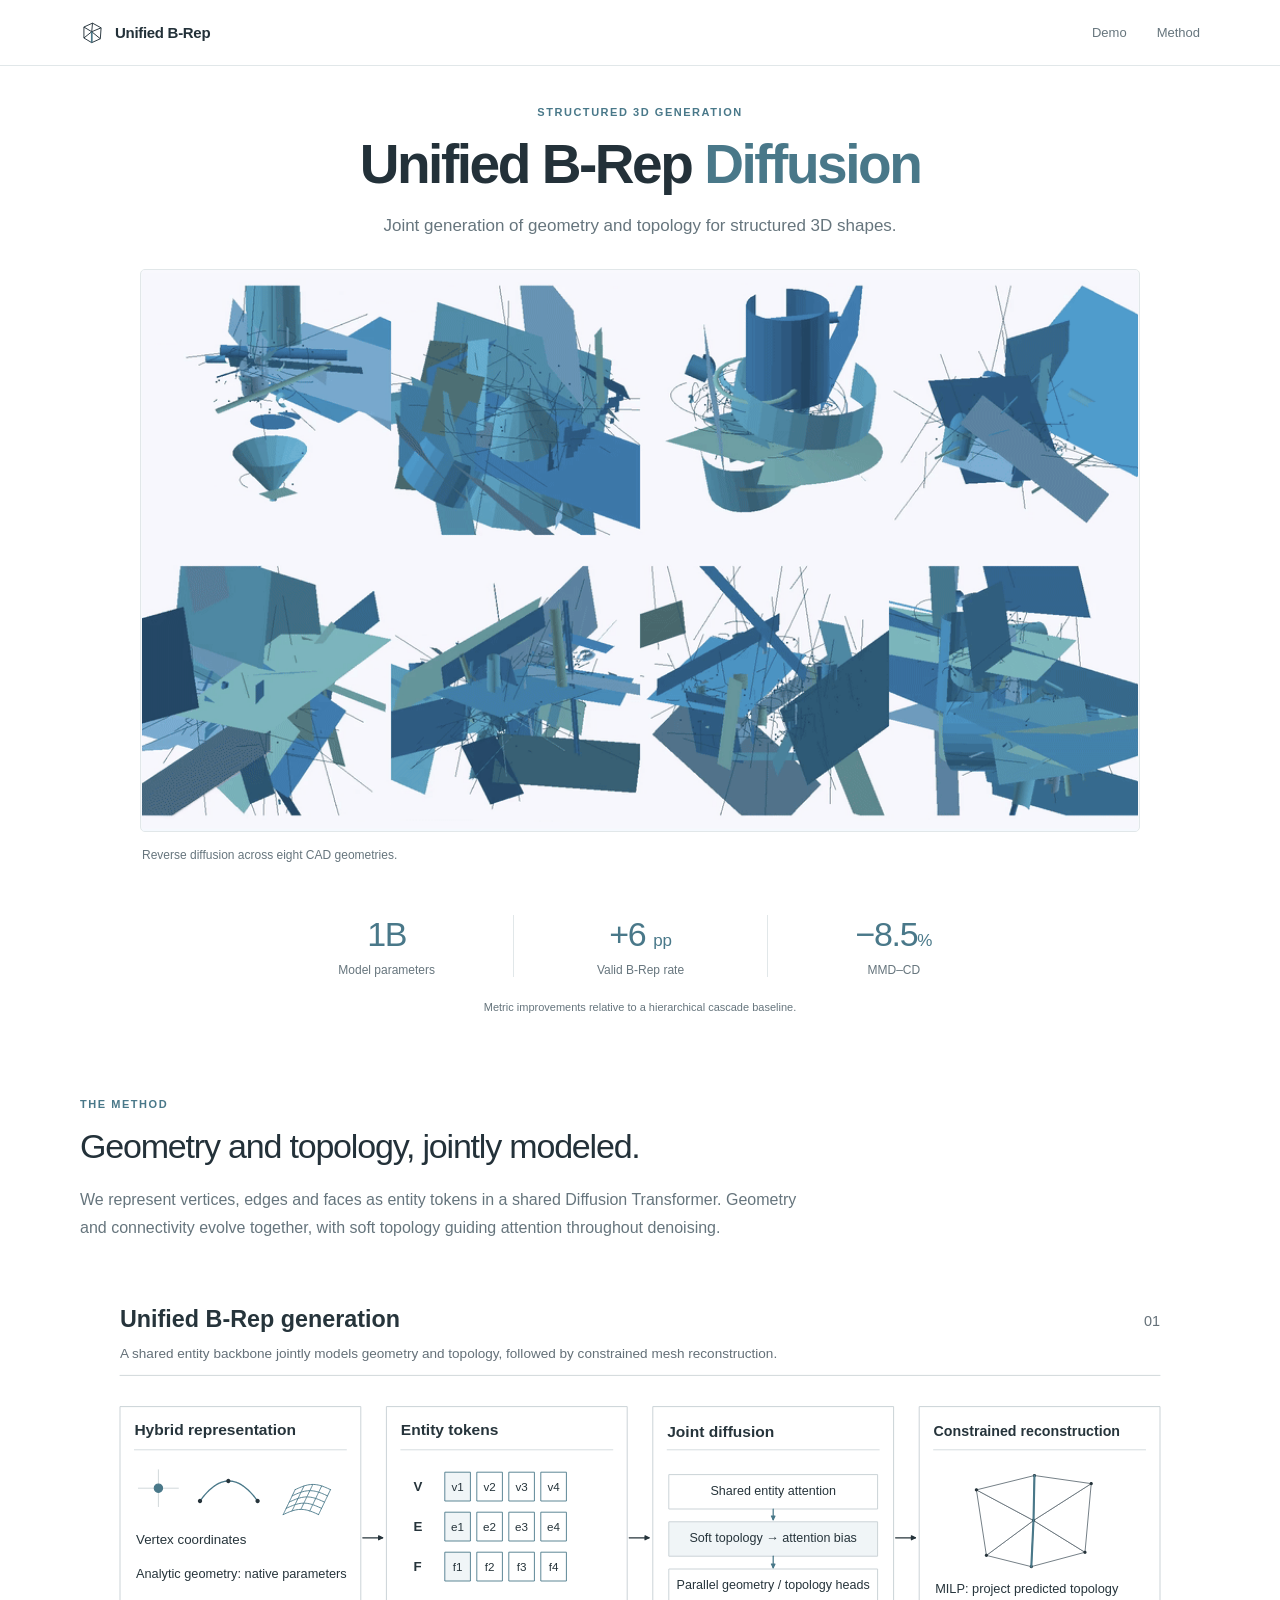
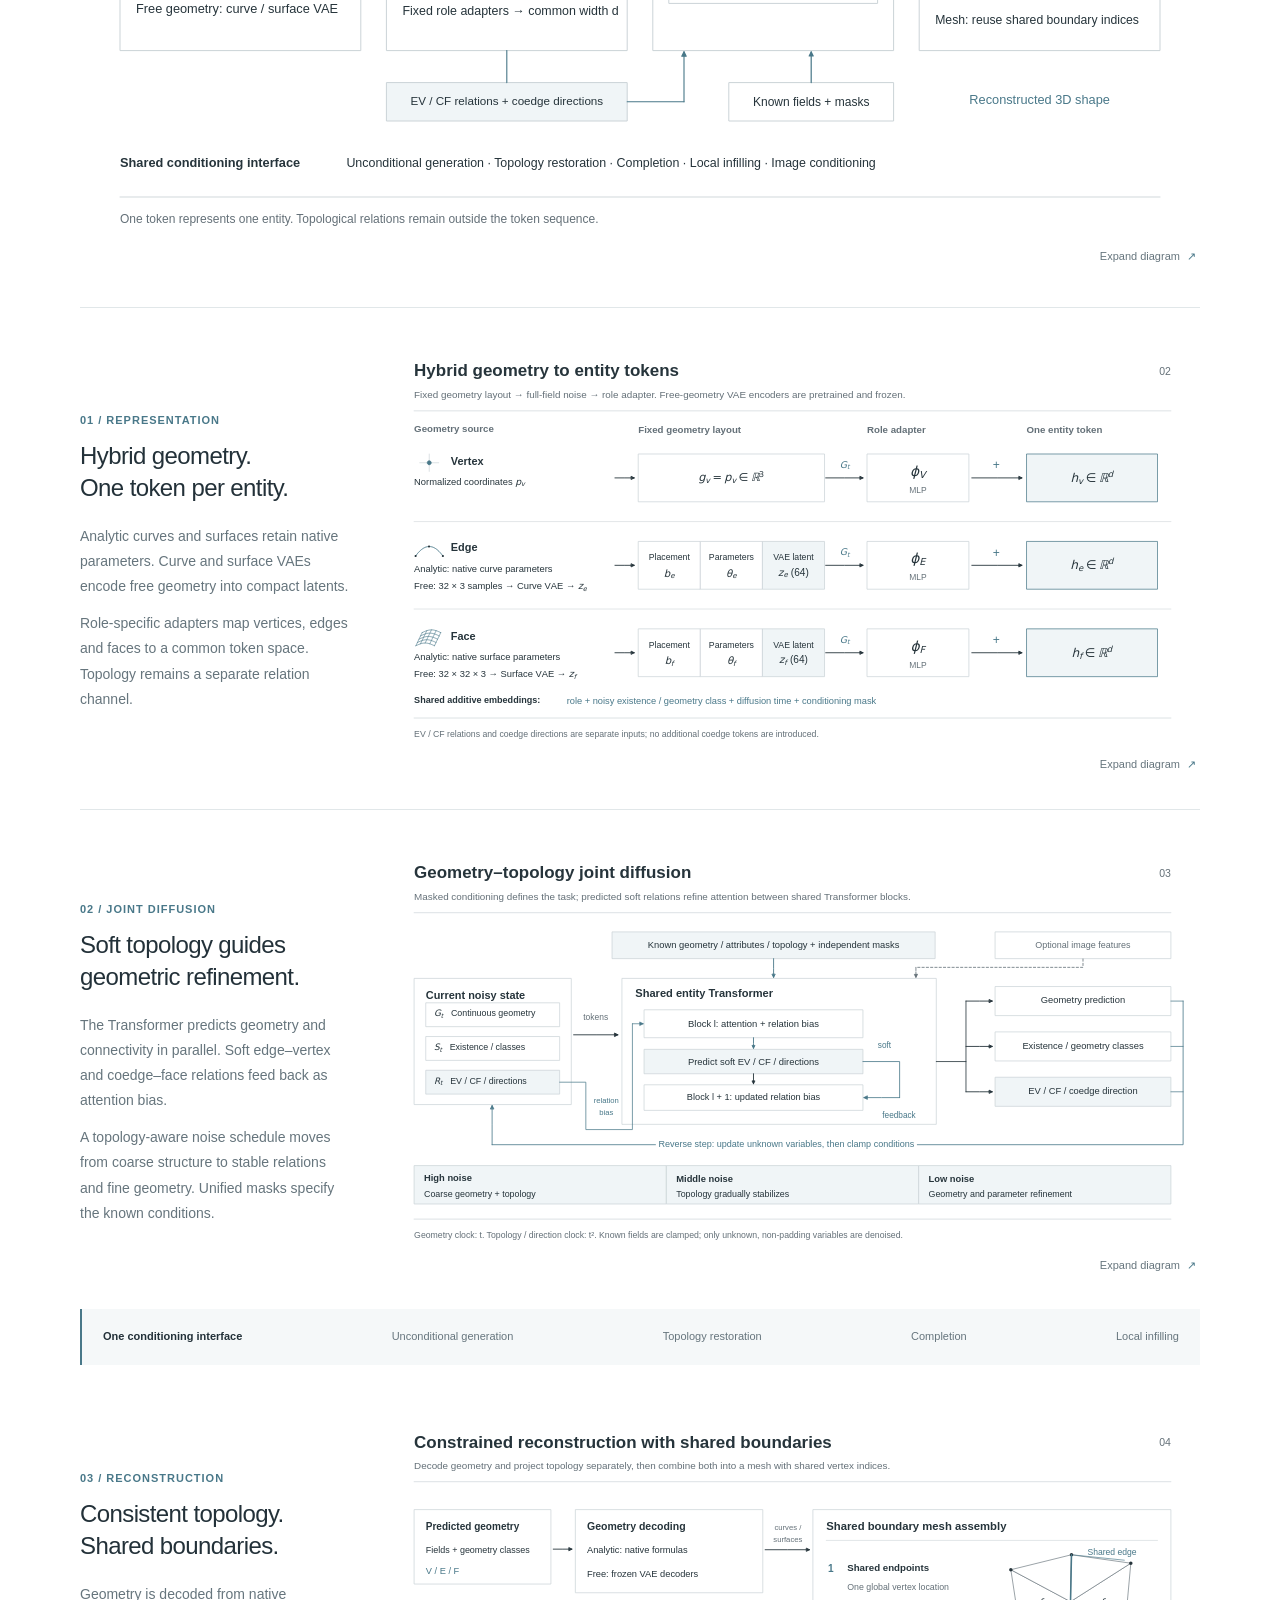
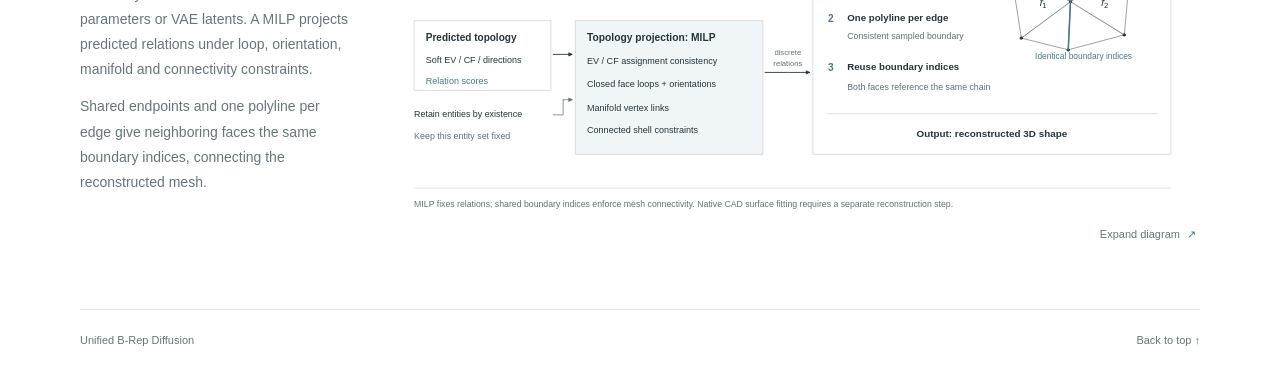
<file: index.html>
<!doctype html>
<html lang="en">
  <head>
    <meta charset="utf-8">
    <meta name="viewport" content="width=device-width, initial-scale=1">
    <meta http-equiv="refresh" content="0; url=docs/">
    <title>Unified B-Rep Diffusion</title>
    <script>
      const destination = new URL("docs/", window.location.href);
      destination.search = window.location.search;
      destination.hash = window.location.hash;
      window.location.replace(destination.href);
    </script>
  </head>
  <body>
    <p><a href="docs/">Open Unified B-Rep Diffusion</a></p>
  </body>
</html>
</file>
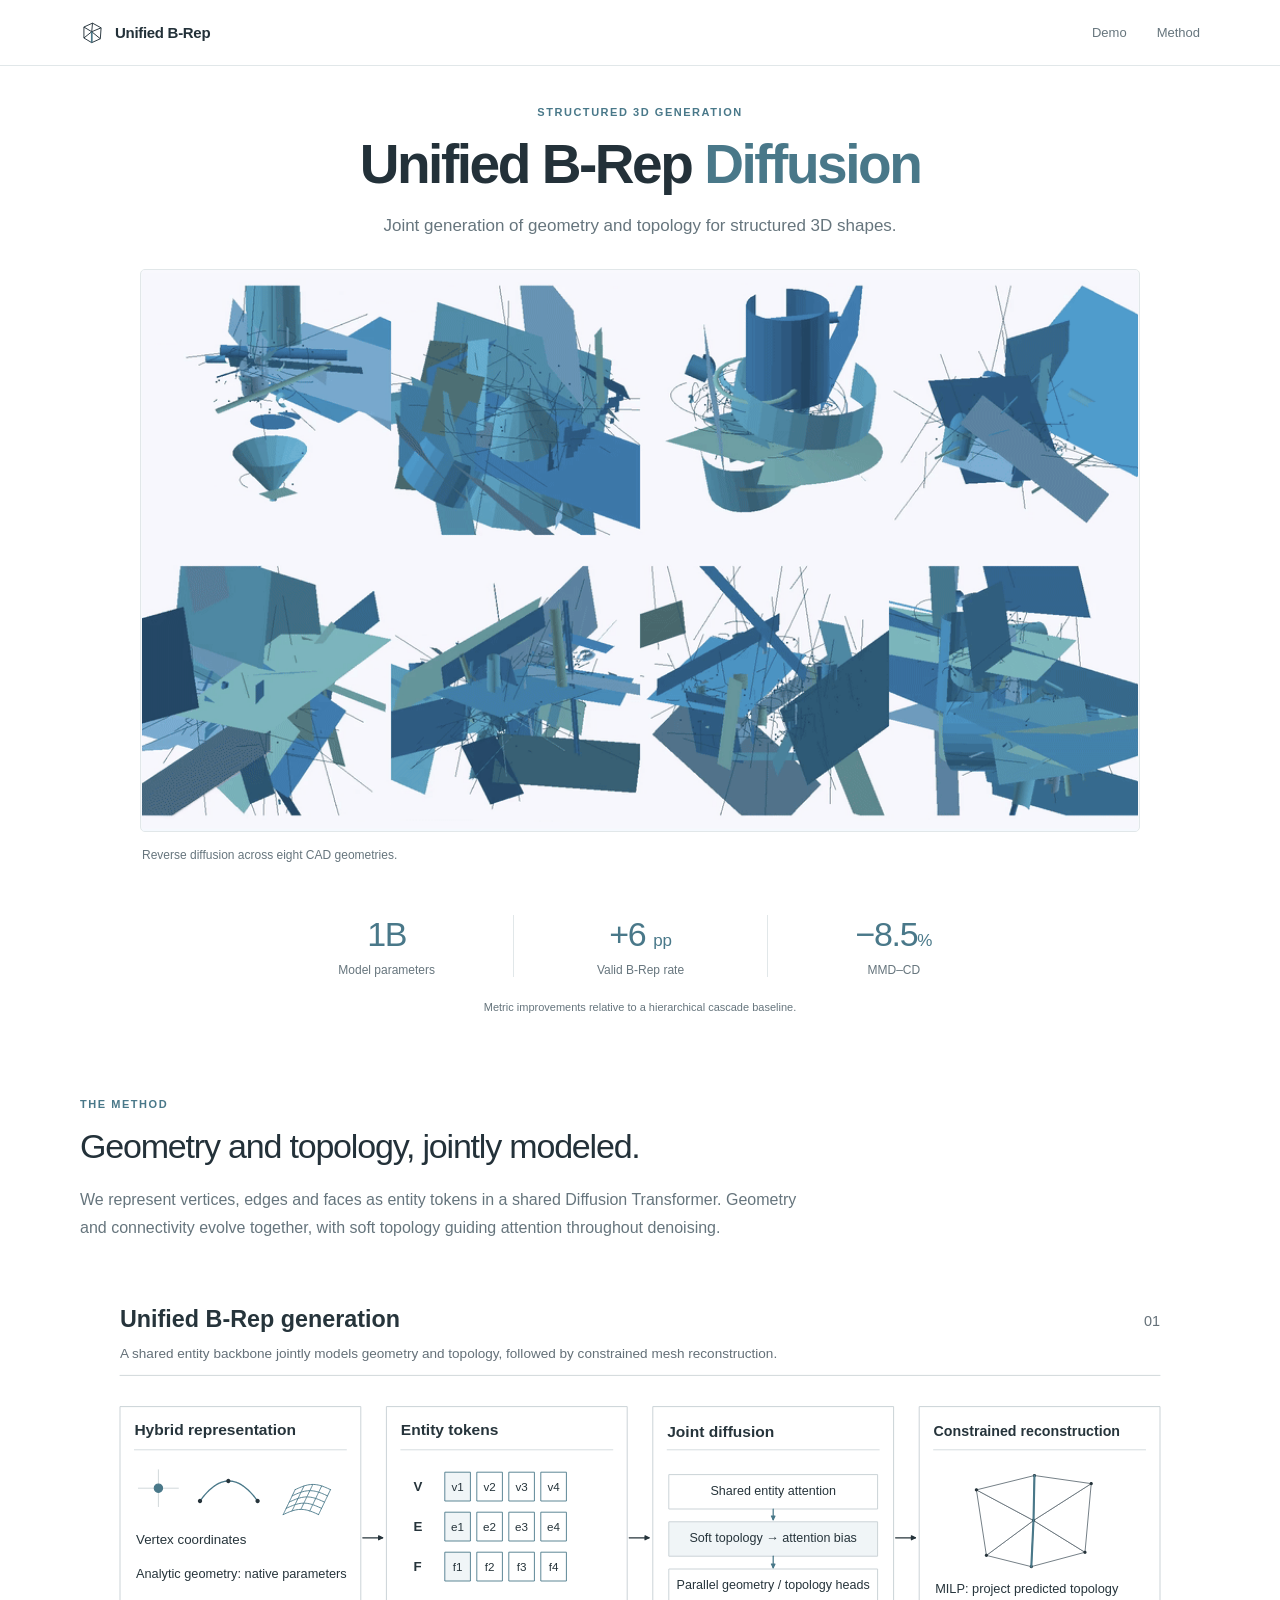
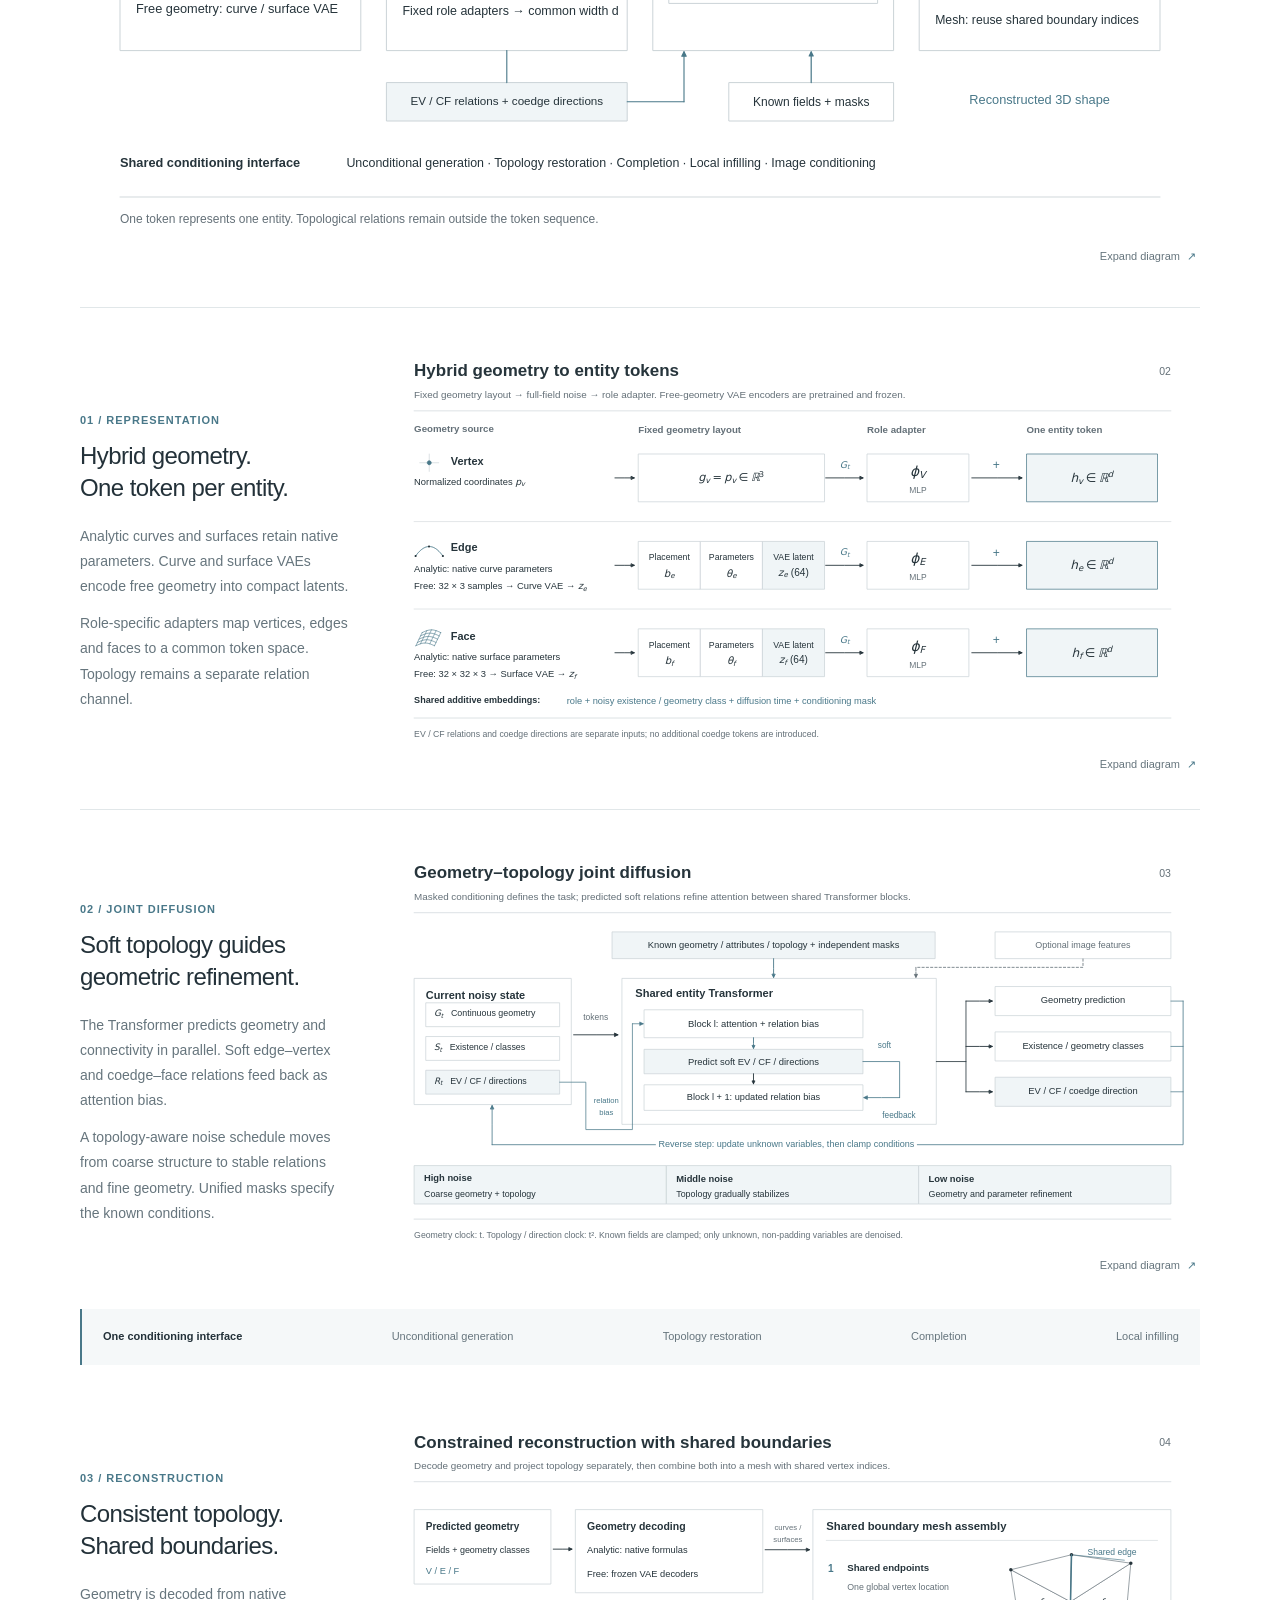
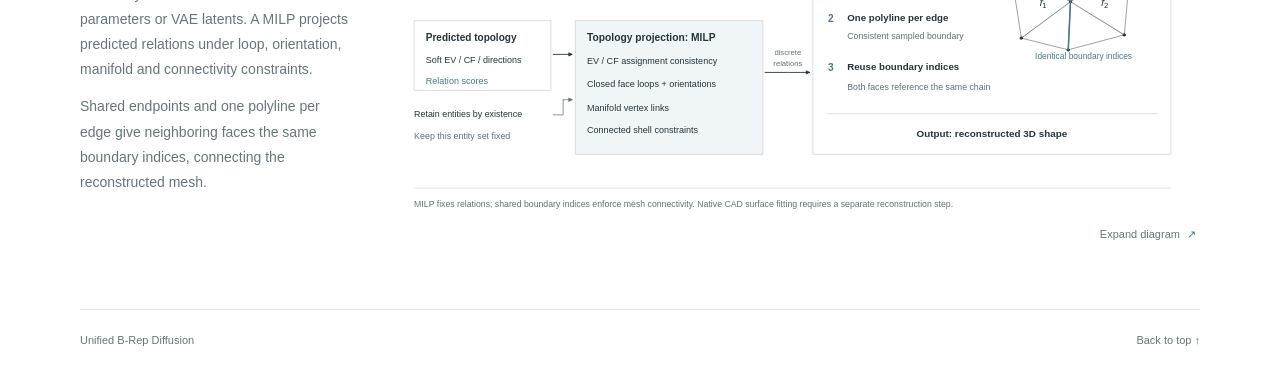
<file: docs/index.html>
<!doctype html>
<html lang="en">
  <head>
    <meta charset="utf-8">
    <meta name="viewport" content="width=device-width, initial-scale=1">
    <meta name="theme-color" content="#ffffff">
    <meta name="description" content="Unified B-Rep Diffusion jointly generates geometry and topology with entity-level tokens, soft topology feedback, and consistent shared boundaries.">
    <meta property="og:type" content="website">
    <meta property="og:title" content="Unified B-Rep Diffusion">
    <meta property="og:description" content="Joint generation of geometry and topology for structured 3D shapes.">
    <meta property="og:image" content="assets/overview_entity_ddpm_reverse_9-16s-poster.jpg">
    <title>Unified B-Rep Diffusion</title>
    <link rel="icon" type="image/svg+xml" href="assets/favicon.svg">
    <link rel="stylesheet" href="assets/site.css">
    <script src="assets/site.js" defer></script>
  </head>
  <body id="top">
    <a class="skip-link" href="#main">Skip to content</a>
    <header class="site-header">
      <div class="header-inner">
        <a class="wordmark" href="#top" aria-label="Unified B-Rep Diffusion home">
          <svg width="25" height="25" viewBox="0 0 32 32" fill="none" aria-hidden="true">
            <path d="M5 9L16 4L27 10L26 24L15 29L5 23V9ZM5 9L15 15L27 10M15 15V29M16 4L15 15M5 23L15 15L26 24" stroke="currentColor" stroke-width="1.2" stroke-linejoin="round"/>
            <path d="M15 15V29" stroke="#497889" stroke-width="2"/>
          </svg>
          <span>Unified B-Rep</span>
        </a>
        <nav aria-label="Main navigation">
          <a href="#demo">Demo</a>
          <a href="#method">Method</a>
        </nav>
      </div>
    </header>

    <main id="main">
      <section class="hero section-width" id="demo" aria-labelledby="project-title">
        <p class="eyebrow">Structured 3D generation</p>
        <h1 id="project-title">Unified B-Rep <span>Diffusion</span></h1>
        <p class="hero-description">Joint generation of geometry and topology for structured 3D shapes.</p>

        <figure class="demo">
          <div class="demo-frame">
            <picture>
              <source media="(prefers-reduced-motion: reduce)" srcset="assets/overview_entity_ddpm_reverse_9-16s-poster.jpg">
              <img src="assets/overview_entity_ddpm_reverse_9-16s.gif" width="960" height="540" fetchpriority="high" alt="Reverse diffusion across eight CAD geometries, progressively transforming noisy entities into the final 3D shapes.">
            </picture>
          </div>
          <div class="demo-bottom">
            <figcaption>Reverse diffusion across eight CAD geometries.</figcaption>
          </div>
        </figure>

        <div class="results" aria-label="Model highlights">
          <div><p class="result-value">1B</p><p class="result-label">Model parameters</p></div>
          <div><p class="result-value">+6 <small>pp</small></p><p class="result-label">Valid B-Rep rate</p></div>
          <div><p class="result-value">−8.5<small>%</small></p><p class="result-label">MMD–CD</p></div>
        </div>
        <p class="results-note">Metric improvements relative to a hierarchical cascade baseline.</p>
      </section>

      <section class="method section-width" id="method" aria-labelledby="method-title">
        <div class="section-intro">
          <p class="eyebrow">The method</p>
          <h2 id="method-title">Geometry and topology, jointly modeled.</h2>
          <p>We represent vertices, edges and faces as entity tokens in a shared Diffusion Transformer. Geometry and connectivity evolve together, with soft topology guiding attention throughout denoising.</p>
        </div>
        <figure class="overview-figure">
          <a class="figure-link" href="assets/figures/01_overview.svg" target="_blank" rel="noopener" data-figure data-title="Unified B-Rep generation — method overview" aria-label="Enlarge the method overview diagram">
            <img src="assets/figures/01_overview.svg" width="1008" height="504" loading="lazy" decoding="async" alt="Method overview: hybrid representation, entity tokens, joint geometry–topology diffusion, and constrained reconstruction. Topological relations and known-field masks enter through separate channels.">
            <span class="expand-label">Expand diagram <span aria-hidden="true">↗</span></span>
          </a>
        </figure>

        <article class="method-step" aria-labelledby="representation-title">
          <div class="step-copy">
            <p class="step-number">01 / Representation</p>
            <h3 id="representation-title">Hybrid geometry.<br> One token per entity.</h3>
            <p>Analytic curves and surfaces retain native parameters. Curve and surface VAEs encode free geometry into compact latents.</p>
            <p>Role-specific adapters map vertices, edges and faces to a common token space. Topology remains a separate relation channel.</p>
          </div>
          <figure>
            <a class="figure-link" href="assets/figures/02_representation_tokens.svg" target="_blank" rel="noopener" data-figure data-title="Hybrid geometry to entity tokens" aria-label="Enlarge the hybrid geometry and tokenization diagram">
              <img src="assets/figures/02_representation_tokens.svg" width="1008" height="504" loading="lazy" decoding="async" alt="Vertex coordinates and fixed edge and face layouts containing placement, analytic parameters and VAE latents pass through role adapters to become one token per entity. Noisy attributes, time and mask embeddings are added.">
              <span class="expand-label">Expand diagram <span aria-hidden="true">↗</span></span>
            </a>
          </figure>
        </article>

        <article class="method-step" aria-labelledby="diffusion-title">
          <div class="step-copy">
            <p class="step-number">02 / Joint diffusion</p>
            <h3 id="diffusion-title">Soft topology guides<br> geometric refinement.</h3>
            <p>The Transformer predicts geometry and connectivity in parallel. Soft edge–vertex and coedge–face relations feed back as attention bias.</p>
            <p>A topology-aware noise schedule moves from coarse structure to stable relations and fine geometry. Unified masks specify the known conditions.</p>
          </div>
          <figure>
            <a class="figure-link" href="assets/figures/03_joint_diffusion.svg" target="_blank" rel="noopener" data-figure data-title="Geometry–topology joint diffusion" aria-label="Enlarge the joint diffusion diagram">
              <img src="assets/figures/03_joint_diffusion.svg" width="1008" height="504" loading="lazy" decoding="async" alt="Noisy geometry, attributes and relations enter a shared Transformer. Predicted soft topology updates attention bias between blocks. Parallel heads update unknown fields while known conditions stay fixed. The noise schedule shifts from joint recovery toward geometry refinement.">
              <span class="expand-label">Expand diagram <span aria-hidden="true">↗</span></span>
            </a>
          </figure>
        </article>

        <div class="conditioning-strip" aria-label="Generation tasks supported by unified mask conditioning">
          <span class="conditioning-label">One conditioning interface</span>
          <span>Unconditional generation</span>
          <span>Topology restoration</span>
          <span>Completion</span>
          <span>Local infilling</span>
        </div>

        <article class="method-step final-step" aria-labelledby="reconstruction-title">
          <div class="step-copy">
            <p class="step-number">03 / Reconstruction</p>
            <h3 id="reconstruction-title">Consistent topology.<br> Shared boundaries.</h3>
            <p>Geometry is decoded from native parameters or VAE latents. A MILP projects predicted relations under loop, orientation, manifold and connectivity constraints.</p>
            <p>Shared endpoints and one polyline per edge give neighboring faces the same boundary indices, connecting the reconstructed mesh.</p>
          </div>
          <figure>
            <a class="figure-link" href="assets/figures/04_constrained_reconstruction.svg" target="_blank" rel="noopener" data-figure data-title="Constrained reconstruction with shared boundaries" aria-label="Enlarge the constrained reconstruction diagram">
              <img src="assets/figures/04_constrained_reconstruction.svg" width="1008" height="504" loading="lazy" decoding="async" alt="Geometry decoding and MILP topology projection feed shared-boundary mesh assembly. Shared endpoints, one polyline per edge, and reused boundary indices connect adjacent faces.">
              <span class="expand-label">Expand diagram <span aria-hidden="true">↗</span></span>
            </a>
          </figure>
        </article>
      </section>
    </main>

    <footer class="site-footer section-width">
      <span>Unified B-Rep Diffusion</span>
      <a href="#top">Back to top <span aria-hidden="true">↑</span></a>
    </footer>

    <dialog class="figure-dialog" id="figure-dialog" aria-labelledby="figure-dialog-title">
      <div class="dialog-toolbar">
        <h2 id="figure-dialog-title">Method diagram</h2>
        <div>
          <button type="button" id="zoom-figure" aria-pressed="false">Zoom in</button>
          <button type="button" id="close-figure" aria-label="Close enlarged diagram">Close <span aria-hidden="true">×</span></button>
        </div>
      </div>
      <div class="figure-dialog-scroll"><img id="expanded-figure" alt=""></div>
    </dialog>
  </body>
</html>
</file>
<file: docs/assets/site.css>
:root {
  --ink: #233139;
  --muted: #66757d;
  --accent: #497889;
  --rule: #e1e7e9;
  --wash: #f5f8f9;
  --page-width: 1120px;
  font-family: -apple-system, BlinkMacSystemFont, "Segoe UI", Arial, sans-serif;
  color: var(--ink);
  background: #fff;
  font-synthesis: none;
  text-rendering: optimizeLegibility;
  -webkit-font-smoothing: antialiased;
}
* { box-sizing: border-box; }
html { scroll-behavior: smooth; scroll-padding-top: 84px; }
body { margin: 0; }
a { color: inherit; text-decoration: none; }
button { font: inherit; }
button, a { -webkit-tap-highlight-color: transparent; }
a:focus-visible, button:focus-visible { outline: 2px solid var(--accent); outline-offset: 5px; }
button { cursor: pointer; }
figure, h1, h2, h3, p { margin: 0; }
img { display: block; width: 100%; height: auto; }
[hidden] { display: none !important; }
.section-width { width: min(var(--page-width), calc(100% - 64px)); margin-inline: auto; }
.skip-link { position: fixed; top: 12px; left: 16px; padding: 12px 18px; background: #fff; border: 1px solid var(--accent); transform: translateY(-180%); z-index: 20; }
.skip-link:focus { transform: translateY(0); }
.site-header { height: 66px; border-bottom: 1px solid var(--rule); }
.header-inner { height: 100%; width: min(var(--page-width), calc(100% - 64px)); margin-inline: auto; display: flex; align-items: center; justify-content: space-between; }
.wordmark { display: inline-flex; align-items: center; gap: 10px; font-size: 15px; font-weight: 600; letter-spacing: -.02em; }
.wordmark svg { flex-shrink: 0; }
nav { display: flex; align-items: center; gap: 30px; }
nav a { font-size: 13px; color: var(--muted); padding: 12px 0; transition: color .15s; }
nav a:hover { color: var(--accent); }
.hero { padding-top: 38px; text-align: center; }
.eyebrow { color: var(--accent); font-size: 11px; font-weight: 600; letter-spacing: .14em; text-transform: uppercase; line-height: 1.5; }
h1 { margin-top: 13px; font-size: clamp(32px, 4.3vw, 56px); line-height: 1.12; letter-spacing: -.045em; font-weight: 600; }
h1 span { color: var(--accent); }
.hero-description { margin-top: 17px; font-size: 17px; line-height: 1.6; color: var(--muted); }
.demo { max-width: 1000px; margin: 30px auto 0; }
.demo-frame { overflow: hidden; border: 1px solid var(--rule); border-radius: 5px; background: #f7f9fc; aspect-ratio: 16 / 9; }
.demo picture { display: block; width: 100%; height: 100%; }
.demo img { width: 100%; height: 100%; object-fit: contain; }
.demo-bottom { display: flex; justify-content: space-between; align-items: center; gap: 20px; min-height: 48px; padding: 10px 2px; text-align: left; }
.demo figcaption { font-size: 12px; color: var(--muted); line-height: 1.6; }
.results { max-width: 760px; margin: 35px auto 0; display: grid; grid-template-columns: repeat(3, 1fr); }
.results > div + div { border-left: 1px solid var(--rule); }
.result-value { color: var(--accent); font-size: 34px; font-weight: 500; letter-spacing: -.04em; line-height: 1.15; font-variant-numeric: tabular-nums; }
.result-value small { font-size: 17px; letter-spacing: -.015em; }
.result-label { color: var(--muted); font-size: 12px; margin-top: 9px; }
.results-note { color: var(--muted); font-size: 11px; line-height: 1.6; margin-top: 22px; }
.method { margin-top: 79px; }
.section-intro { max-width: 740px; }
h2 { font-size: clamp(25px, 3vw, 34px); font-weight: 500; line-height: 1.25; letter-spacing: -.035em; }
.section-intro h2 { margin-top: 13px; }
.section-intro > p:last-child { font-size: 16px; line-height: 1.8; margin-top: 18px; color: var(--muted); }
.overview-figure { margin-top: 28px; padding: 14px 0 6px; }
.figure-link { display: block; position: relative; background: #fff; }
.figure-link img { transition: opacity .18s; }
.figure-link:hover img { opacity: .86; }
.expand-label { display: block; padding: 5px 4px 10px; font-size: 11px; text-align: right; color: var(--muted); }
.expand-label > span { margin-left: 4px; color: var(--accent); }
.method-step { display: grid; grid-template-columns: 270px minmax(0, 1fr); gap: 35px; padding-top: 37px; margin-top: 28px; border-top: 1px solid var(--rule); align-items: center; }
.step-number { color: var(--accent); font-size: 11px; font-weight: 600; text-transform: uppercase; letter-spacing: .09em; }
h3 { font-size: 24px; line-height: 1.35; font-weight: 500; letter-spacing: -.025em; }
.step-copy h3 { margin: 14px 0 19px; }
.step-copy > p:not(.step-number) { font-size: 14px; line-height: 1.8; color: var(--muted); }
.step-copy > p + p:not(.step-number) { margin-top: 12px; }
.conditioning-strip { display: flex; flex-wrap: wrap; align-items: center; justify-content: space-between; gap: 12px 18px; margin: 27px 0 0; padding: 19px 21px; background: var(--wash); font-size: 11px; color: var(--muted); border-left: 2px solid var(--accent); line-height: 1.6; }
.conditioning-label { color: var(--ink); font-weight: 600; }
.final-step { border-top: 0; margin-top: 14px; }
.site-footer { display: flex; align-items: center; justify-content: space-between; border-top: 1px solid var(--rule); margin-top: 58px; padding-top: 24px; padding-bottom: 30px; font-size: 11px; color: var(--muted); }
.site-footer a:hover { color: var(--accent); }
.figure-dialog { width: min(1400px, calc(100vw - 40px)); max-width: none; max-height: calc(100dvh - 40px); padding: 0; border: 1px solid var(--rule); border-radius: 5px; color: var(--ink); background: #fff; }
.figure-dialog::backdrop { background: rgb(21 36 44 / 55%); }
.dialog-toolbar { display: flex; justify-content: space-between; align-items: center; gap: 20px; padding: 16px 20px; border-bottom: 1px solid var(--rule); }
.dialog-toolbar h2 { font-size: 15px; letter-spacing: -.01em; }
.dialog-toolbar > div { display: flex; flex-shrink: 0; gap: 15px; }
.dialog-toolbar button { padding: 7px 0; background: none; border: 0; color: var(--accent); font-size: 12px; }
.dialog-toolbar button > span { margin-left: 5px; font-size: 18px; vertical-align: -1px; }
.figure-dialog-scroll { overflow: auto; max-height: calc(100dvh - 125px); padding: 10px; overscroll-behavior: contain; }
.figure-dialog-scroll img { width: 100%; min-width: 0; max-width: none; }
.figure-dialog.is-zoomed .figure-dialog-scroll img { width: 1800px; min-width: 100%; }
body.diagram-open { overflow: hidden; }
@media (min-width: 1500px) { .hero { padding-top: 48px; } }
@media (max-width: 850px) {
  .section-width, .header-inner { width: calc(100% - 40px); }
  .method-step { grid-template-columns: 230px minmax(0, 1fr); gap: 18px; }
  h3 { font-size: 21px; }
  .step-copy > p:not(.step-number) { font-size: 13px; }
  .conditioning-strip { justify-content: flex-start; gap: 10px 20px; }
}
@media (max-width: 640px) {
  html { scroll-padding-top: 25px; }
  .section-width, .header-inner { width: calc(100% - 32px); }
  .site-header { height: 60px; }
  .wordmark { font-size: 14px; gap: 8px; }
  nav { gap: 22px; }
  .hero { padding-top: 32px; }
  .eyebrow { font-size: 10px; }
  h1 { max-width: 360px; margin: 12px auto 0; font-size: 37px; line-height: 1.18; }
  h1 span { display: block; }
  .hero-description { max-width: 320px; font-size: 14px; margin: 16px auto 0; }
  .demo { margin-top: 24px; }
  .demo-bottom { flex-wrap: wrap; gap: 5px; padding: 10px 0; }
  .demo figcaption { width: 100%; font-size: 11px; }
  .results { margin-top: 25px; }
  .result-value { font-size: 27px; }
  .result-value small { font-size: 14px; }
  .result-label { font-size: 10px; }
  .results-note { font-size: 10px; margin-top: 18px; }
  .method { margin-top: 56px; }
  .section-intro > p:last-child { font-size: 14px; line-height: 1.8; margin-top: 15px; }
  .overview-figure { margin-top: 20px; padding-top: 0; }
  .method-step { grid-template-columns: 1fr; gap: 19px; padding-top: 28px; margin-top: 24px; }
  h3 { font-size: 23px; }
  .step-copy h3 { margin-bottom: 14px; }
  .step-copy h3 br { display: none; }
  .step-copy > p:not(.step-number) { font-size: 14px; }
  .conditioning-strip { padding: 16px; gap: 9px 19px; }
  .conditioning-label { width: 100%; }
  .site-footer { margin-top: 39px; padding: 20px 0 25px; font-size: 10px; }
  .figure-dialog { width: calc(100vw - 20px); max-height: calc(100dvh - 24px); }
  .dialog-toolbar { padding: 10px 12px; gap: 10px; align-items: flex-start; }
  .dialog-toolbar h2 { font-size: 12px; line-height: 1.5; padding: 7px 0; }
  .dialog-toolbar > div { gap: 12px; }
  .dialog-toolbar button { font-size: 11px; min-height: 36px; }
  .figure-dialog-scroll { max-height: calc(100dvh - 108px); padding: 4px; }
  .figure-dialog.is-zoomed .figure-dialog-scroll img { width: 1400px; }
}
@media (prefers-reduced-motion: reduce) {
  html { scroll-behavior: auto; }
  *, *::before, *::after { transition: none !important; }
}
</file>
